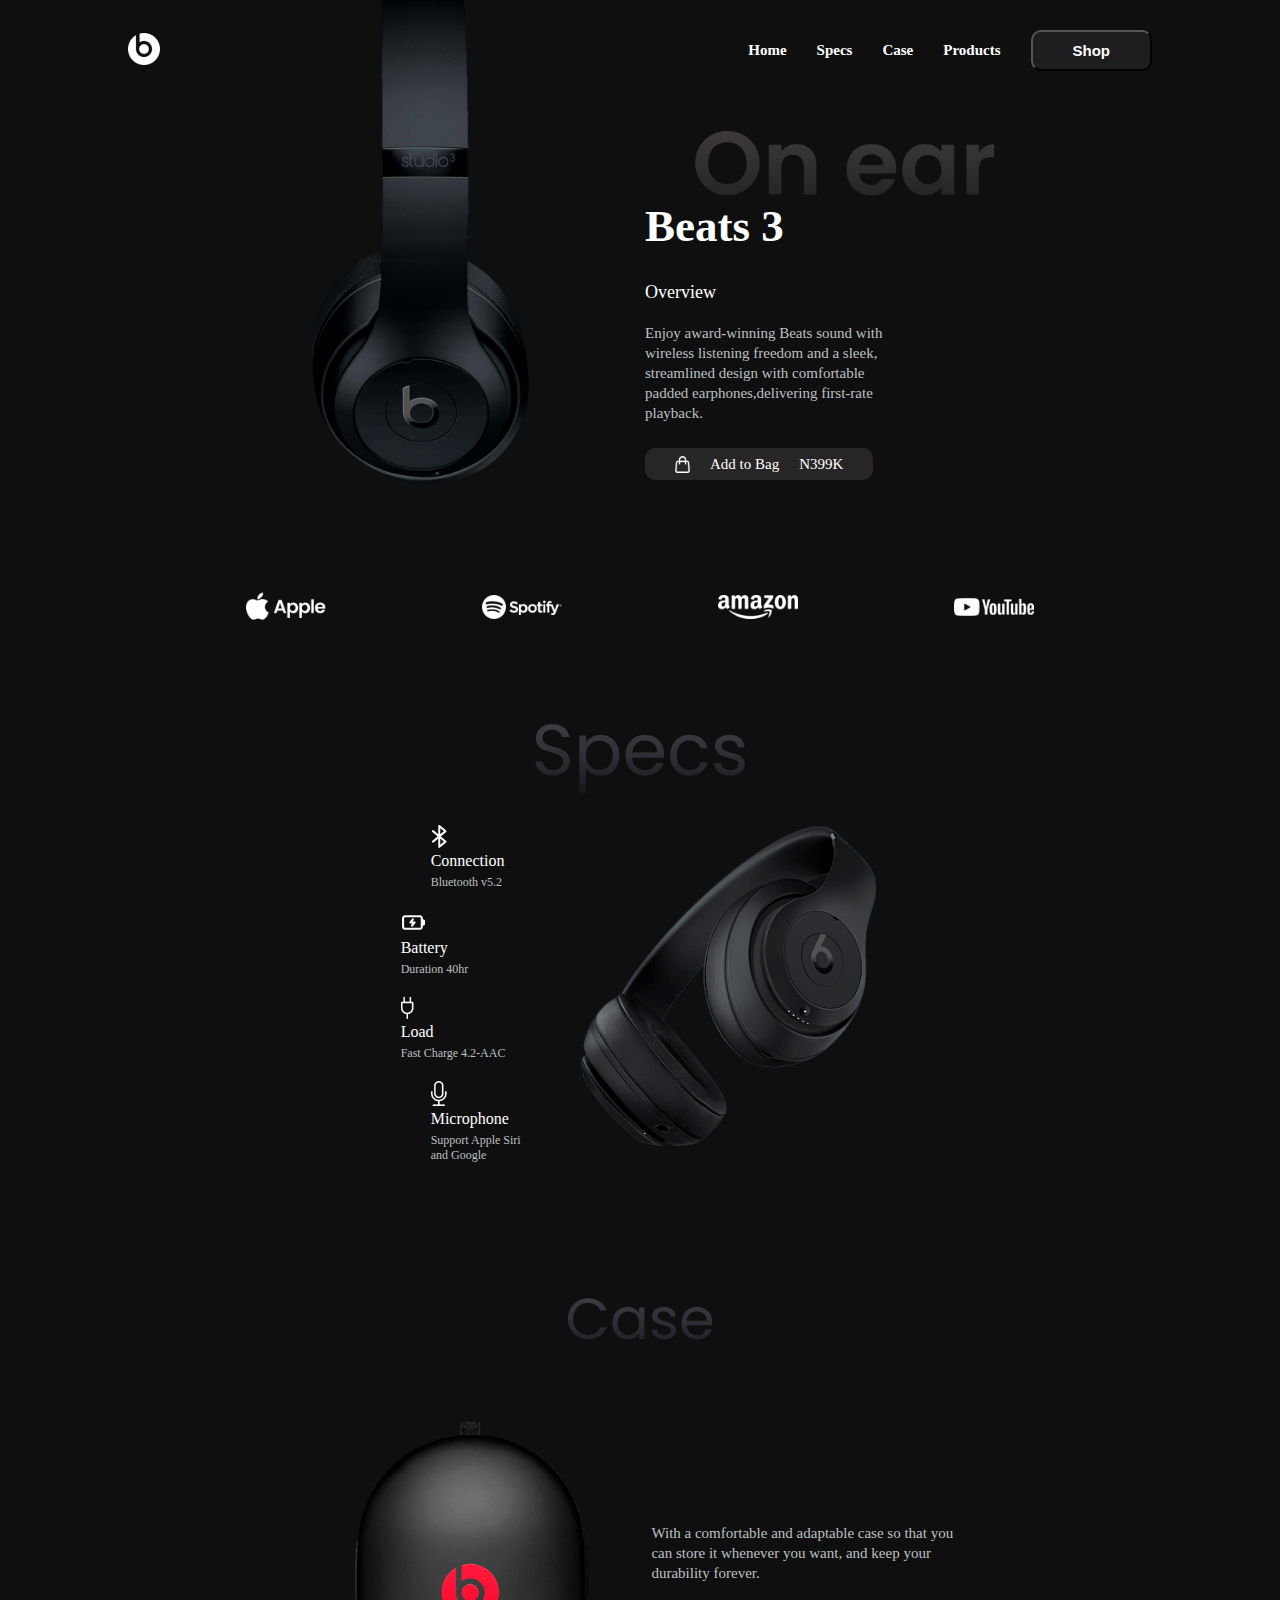
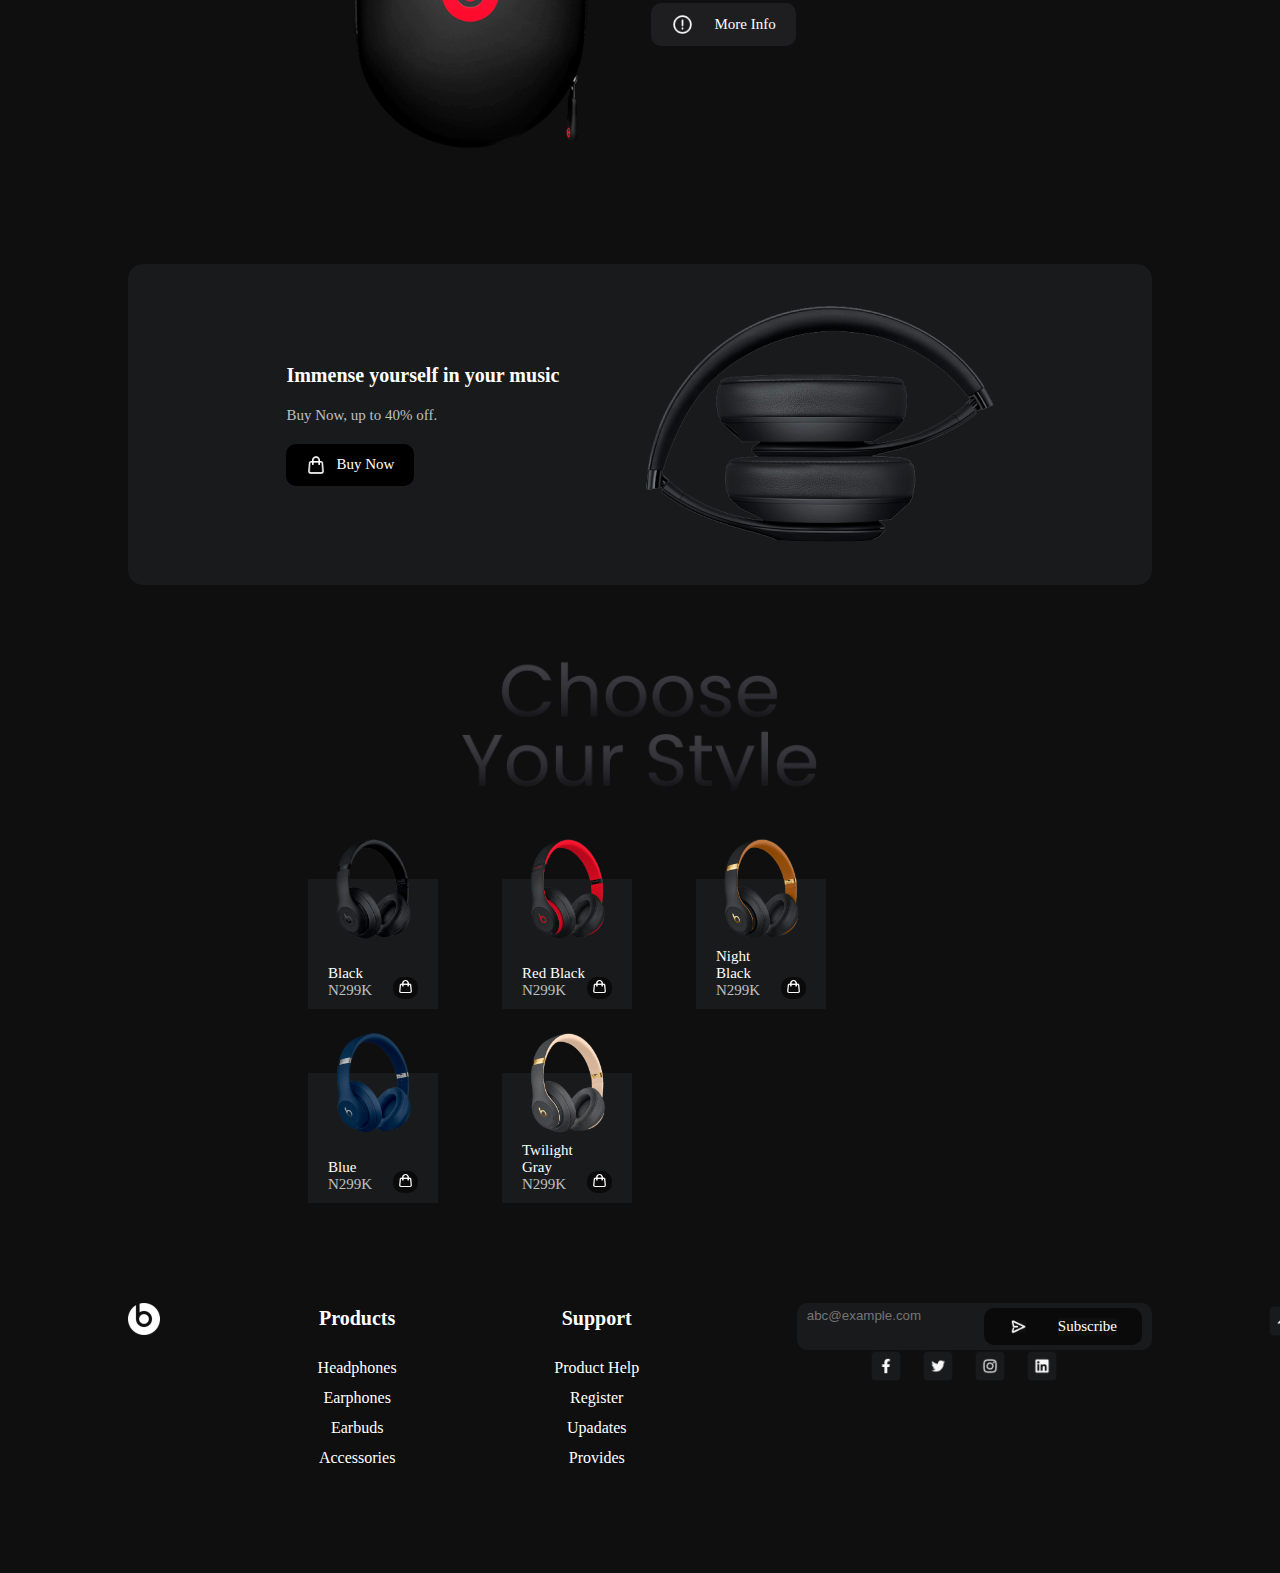
<file: 11 Feb Project/Project 6/index.html>
<!DOCTYPE html>
<html lang="en">
<head>
    <meta charset="UTF-8">
    <meta http-equiv="X-UA-Compatible" content="IE=edge">
    <meta name="viewport" content="width=device-width, initial-scale=1.0">
    <link rel="stylesheet" href="./Styles/style.css">
    <title>Beats - Project 6</title>
</head>
<body>
    <!-- Header -->
    <header>
        <nav class="navigation">
            <div class="logo"><img src="./Assests/Photos/beatsLogo.png" alt="logo"></div>
            <div class="right-nav">
                <ul>
                    <li><a href="#">Home</a></li>
                    <li><a href="#">Specs</a></li>
                    <li><a href="#">Case</a></li>
                    <li><a href="#">Products</a></li>
                </ul>
                <button>Shop</button>
            </div>
        </nav>
    </header>

    <!-- Main Landing Section -->

    <main>
        <div class="container">
            <section class="section-1">
                <img src="./Assests/Photos/mainImage.png" alt="mainImage">
                <div class="right-section-1">
                    <img src="./Assests/Photos/onEar.png" alt="onEar">
                    <h1>Beats 3</h1>
                    <h4>Overview</h4>
                    <p>Enjoy award-winning Beats sound with wireless listening freedom and a sleek, streamlined design with comfortable padded earphones,delivering first-rate playback.</p>
                
                <div class="add-shopping">
                    <img src="./Assests/icons/shoppingBag.png" alt="shoppingBag">
                    <p>Add to Bag</p>
                    <span>N399K</span>
                </div>
            </div>
            </section>

            <div class="social">
                <img src="./Assests/Photos/appleLogo.png" alt="social">
                <img src="./Assests/Photos/spotifyLogo.png" alt="social">
                <img src="./Assests/Photos/amazonLogo.png" alt="social">
                <img src="./Assests/Photos/youtubeLogo.png" alt="social">
            </div>

            <section class="section-2">
                <img src="./Assests/icons/specsLogo.png" alt="Specs">

                <div class="specs">
                    <div class="specs-list">

                        <div>
                            <img src="./Assests/icons/bluetooth.png" alt="bluetooth">
                            <p>Connection</p>
                            <p class="feature">Bluetooth v5.2</p>
                        </div>

                        <div>
                            <img src="./Assests/icons/battery.png" alt="battery">
                            <p>Battery</p>
                            <p class="feature">Duration 40hr</p>
                        </div>

                        <div>
                            <img src="./Assests/icons/charger.png" alt="charger">
                            <p>Load</p>
                            <p class="feature">Fast Charge 4.2-AAC</p>
                        </div>

                        <div>
                            <img src="./Assests/icons/mic.png" alt="mic">
                            <p>Microphone</p>
                            <p class="feature">Support Apple Siri and Google</p>
                        </div>
                    </div>

                    <!-- image -->
                    <div><img src="./Assests/Photos/specsImage.png" alt="specsImage"></div>
                </div>    
            </section>

            <section class="section-3">
                <img src="./Assests/icons/caseLogo.png" alt="Case">

                <div class="case">
                    <img src="./Assests/Photos/caseImage.png" alt="caseImage">

                    <div>
                        <p>With a comfortable and adaptable case so that you can store it whenever you want, and keep your durability forever.</p>
                        <p>
                            <img src="./Assests/icons/group.png" alt="group">
                            More Info
                        </p>
                    </div>
                </div>
            </section>

            <section class="section-4">
                <div>
                    <h3>Immense yourself in your music</h3>
                    <p>Buy Now, up to 40% off.</p>

                    <div>
                        <img src="./Assests/icons/shoppingBag.png" alt="shoppingBag">
                        <p>Buy Now</p>
                    </div>
                </div>

                <!-- Image -->
                <img src="./Assests/Photos/buyNowSectionImage.png" alt="buyNowSectionImage">
            </section>

            <section class="section-5">
                <img src="./Assests/icons/productLogo.png" alt="productLogo">

            <div class="product-items">

                <div class="products">
                    <img class="products-image" src="./Assests/Photos/black.png" alt="black">

                    <div class="info">
                        <p>Black
                        <span>N299K</span></p>
                    <div>
                        <img src="./Assests/icons/shoppingBag.png" alt="shoppingBag">
                    </div>
                    </div>
                </div>

                <div class="products">
                    <img class="products-image" src="./Assests/Photos/redBlack.png" alt="redBlack">

                    <div class="info">
                        <p>Red Black
                        <span>N299K</span></p>
                    <div>
                        <img src="./Assests/icons/shoppingBag.png" alt="shoppingBag">
                    </div>
                    </div>
                </div>

                <div class="products">
                    <img class="products-image" src="./Assests/Photos/nightBlack.png" alt="nightBlack">

                    <div class="info">
                        <p>Night Black
                        <span>N299K</span></p>
                    <div>
                        <img src="./Assests/icons/shoppingBag.png" alt="shoppingBag">
                    </div>
                    </div>
                </div>

                <div class="products">
                    <img class="products-image" src="./Assests/Photos/blue.png" alt="blue">

                    <div class="info">
                        <p>Blue
                        <span>N299K</span></p>
                    <div>
                        <img src="./Assests/icons/shoppingBag.png" alt="shoppingBag">
                    </div>
                    </div>
                </div>

                <div class="products">
                    <img class="products-image" src="./Assests/Photos/twilightGray.png" alt="twilightGray">

                    <div class="info">
                        <p>Twilight Gray
                        <span>N299K</span></p>
                    <div>
                        <img src="./Assests/icons/shoppingBag.png" alt="shoppingBag">
                    </div>
                    </div>  
                </div>
            </div>
            </section>

        </div>
    </main>

    <!-- Footer -->

    <footer>
        <div class="footer">
            <img src="./Assests/Photos/beatsLogo.png" alt="logo">

            <ul>
                <li><a href="#">Products</a></li>
                <li><a href="#">Headphones</a></li>
                <li><a href="#">Earphones</a></li>
                <li><a href="#">Earbuds</a></li>
                <li><a href="#">Accessories</a></li>
            </ul>

            <ul>
                <li><a href="#">Support</a></li>
                <li><a href="#">Product Help</a></li>
                <li><a href="#">Register</a></li>
                <li><a href="#">Upadates</a></li>
                <li><a href="#">Provides</a></li>
            </ul>

            <div class="footer-detail">
                <div>
                    <input type="email" placeholder="abc@example.com">
                    <div class="subscribe">
                        <img src="./Assests/icons/rightArrow.png" alt="rightArrow">
                        <p>Subscribe</p>
                    </div>
                </div>
            

                <div>
                    <img src="./Assests/icons/facebook.png" alt="facebook">
                    <img src="./Assests/icons/twitter.png" alt="twitter">
                    <img src="./Assests/icons/instagram.png" alt="instagram">
                    <img src="./Assests/icons/linkedin (1).png" alt="linkedin">
                </div>
            </div>

            <img src="./Assests/icons/upArrow.png" alt="upArrow">
        </div>
    </footer>
</body>
</html>
</file>
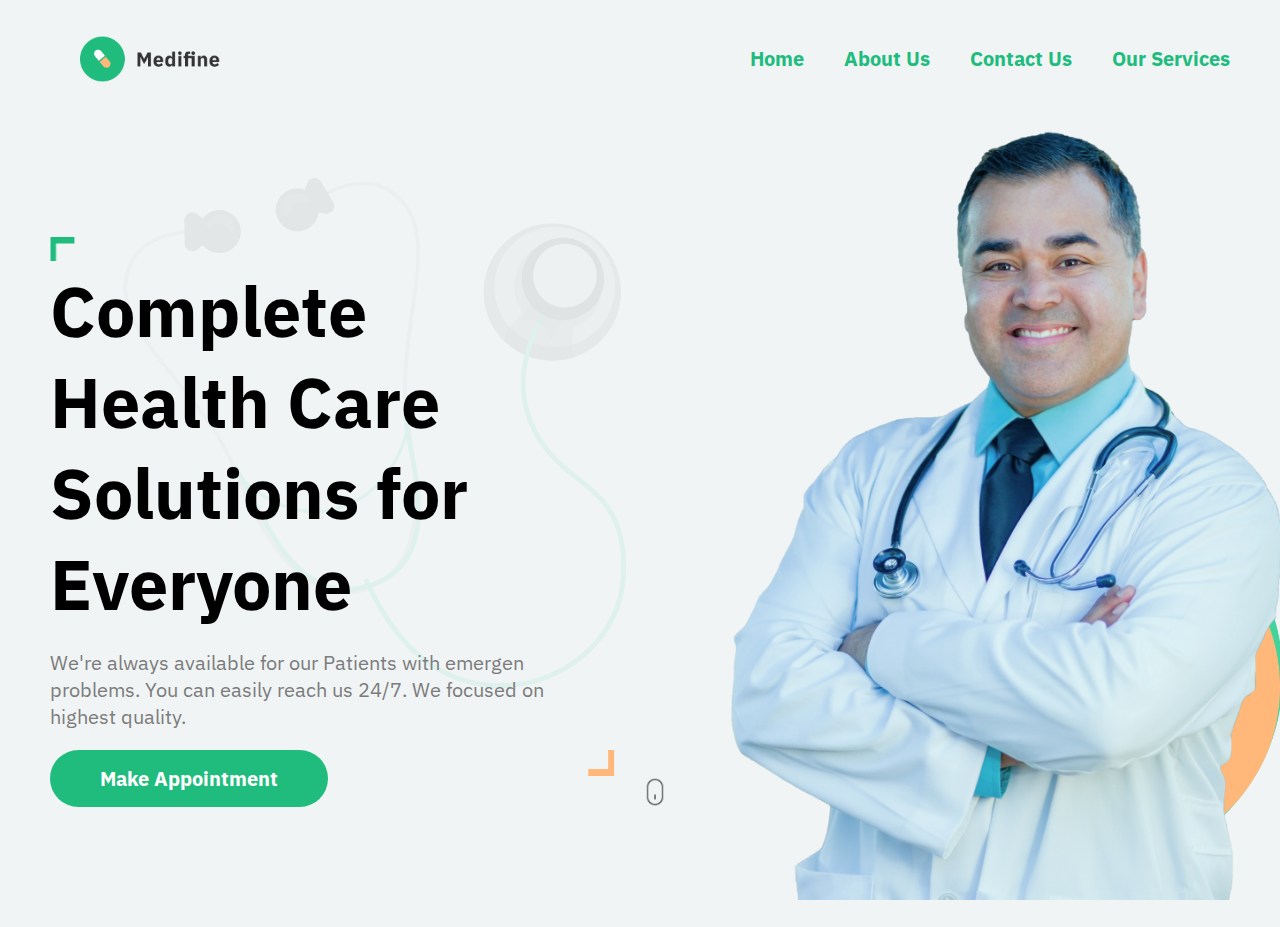
<file: 11 Feb Project/Project 7/index.html>
<!DOCTYPE html>
<html lang="en">
<head>
    <meta charset="UTF-8">
    <meta http-equiv="X-UA-Compatible" content="IE=edge">
    <meta name="viewport" content="width=device-width, initial-scale=1.0">
    <link rel="stylesheet" href="./Style/style.css">
    <link rel="stylesheet" href="./Style/mediaQuries.css">
    <title>Medifine Project 7</title>
</head>
<body>
    <!-- Header -->
    <header>
        <div class="heading">
            <img src="./Assests/logo (1).png" alt="logo">

            <ul>
                <li><a href="index.html">Home</a></li>
                <li><a href="./About/about.html">About Us</a></li>
                <li><a href="./Contact/contact.html">Contact Us</a></li>
                <li><a href="./Services/services.html">Our Services</a></li>
            </ul>
        </div>
    </header>

    <!-- Main Landing Page -->
    <main>
        <section class="main-section">
            <div class="left-section">
                <img src="./Assests/topAngle.png" alt="topAngle">
                <h1>Complete Health Care Solutions for Everyone</h1>
                <p>We're always available for our Patients with emergen problems. You can easily reach us 24/7. We focused on highest quality.</p>
                <button>Make Appointment</button>
                <img src="./Assests/bottomAngle.png" alt="bottomAngle">
                <img src="./Assests/mouse.png" alt="mouse">
                <img src="./Assests/stethoscope.png" alt="stethoscope">
            </div>

            <div class="right-section">
                    <img class="green" src="./Assests/greenBox.png" alt="greenBox">
                    <img class="yellow" src="./Assests/yellowBox.png" alt="yellowBox">
                    <img class="doctor" src="./Assests/doctor.png" alt="doctor">
            </div>
        </section>
    </main>
</body>
</html>
</file>
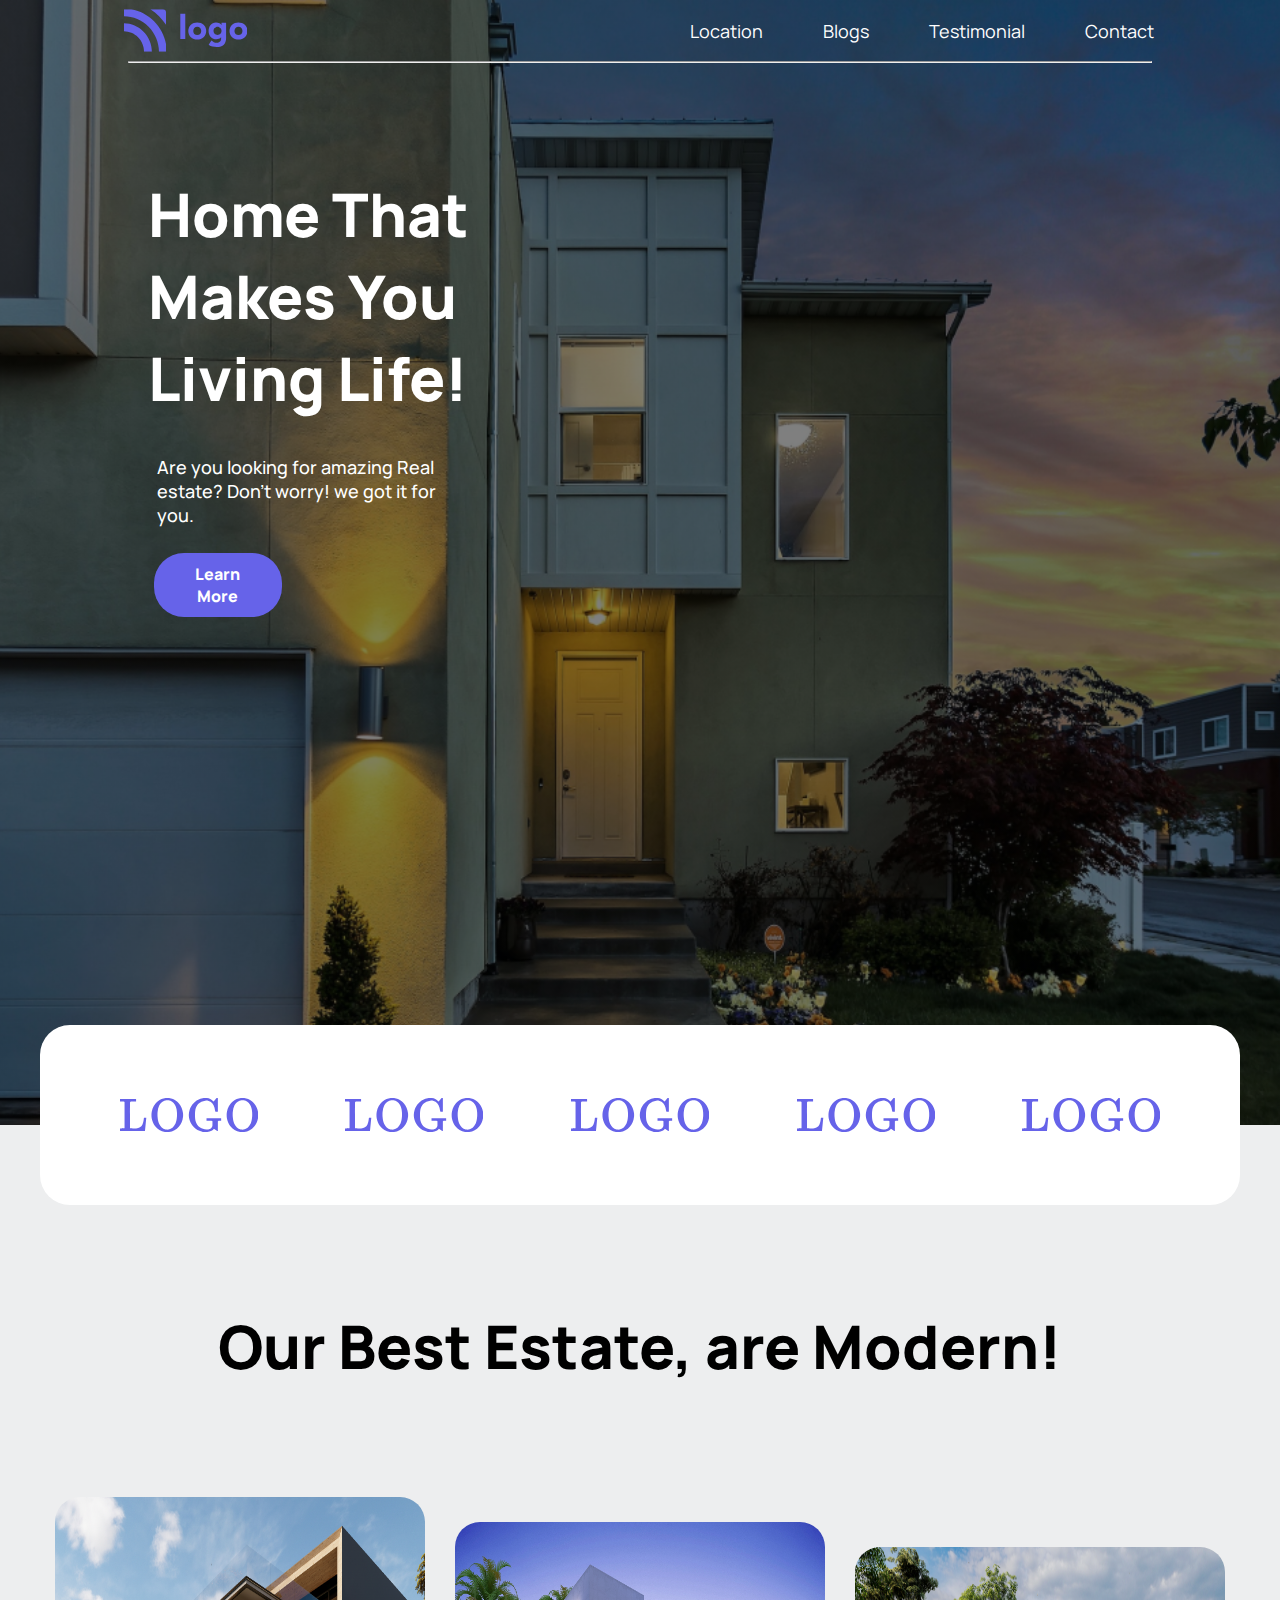
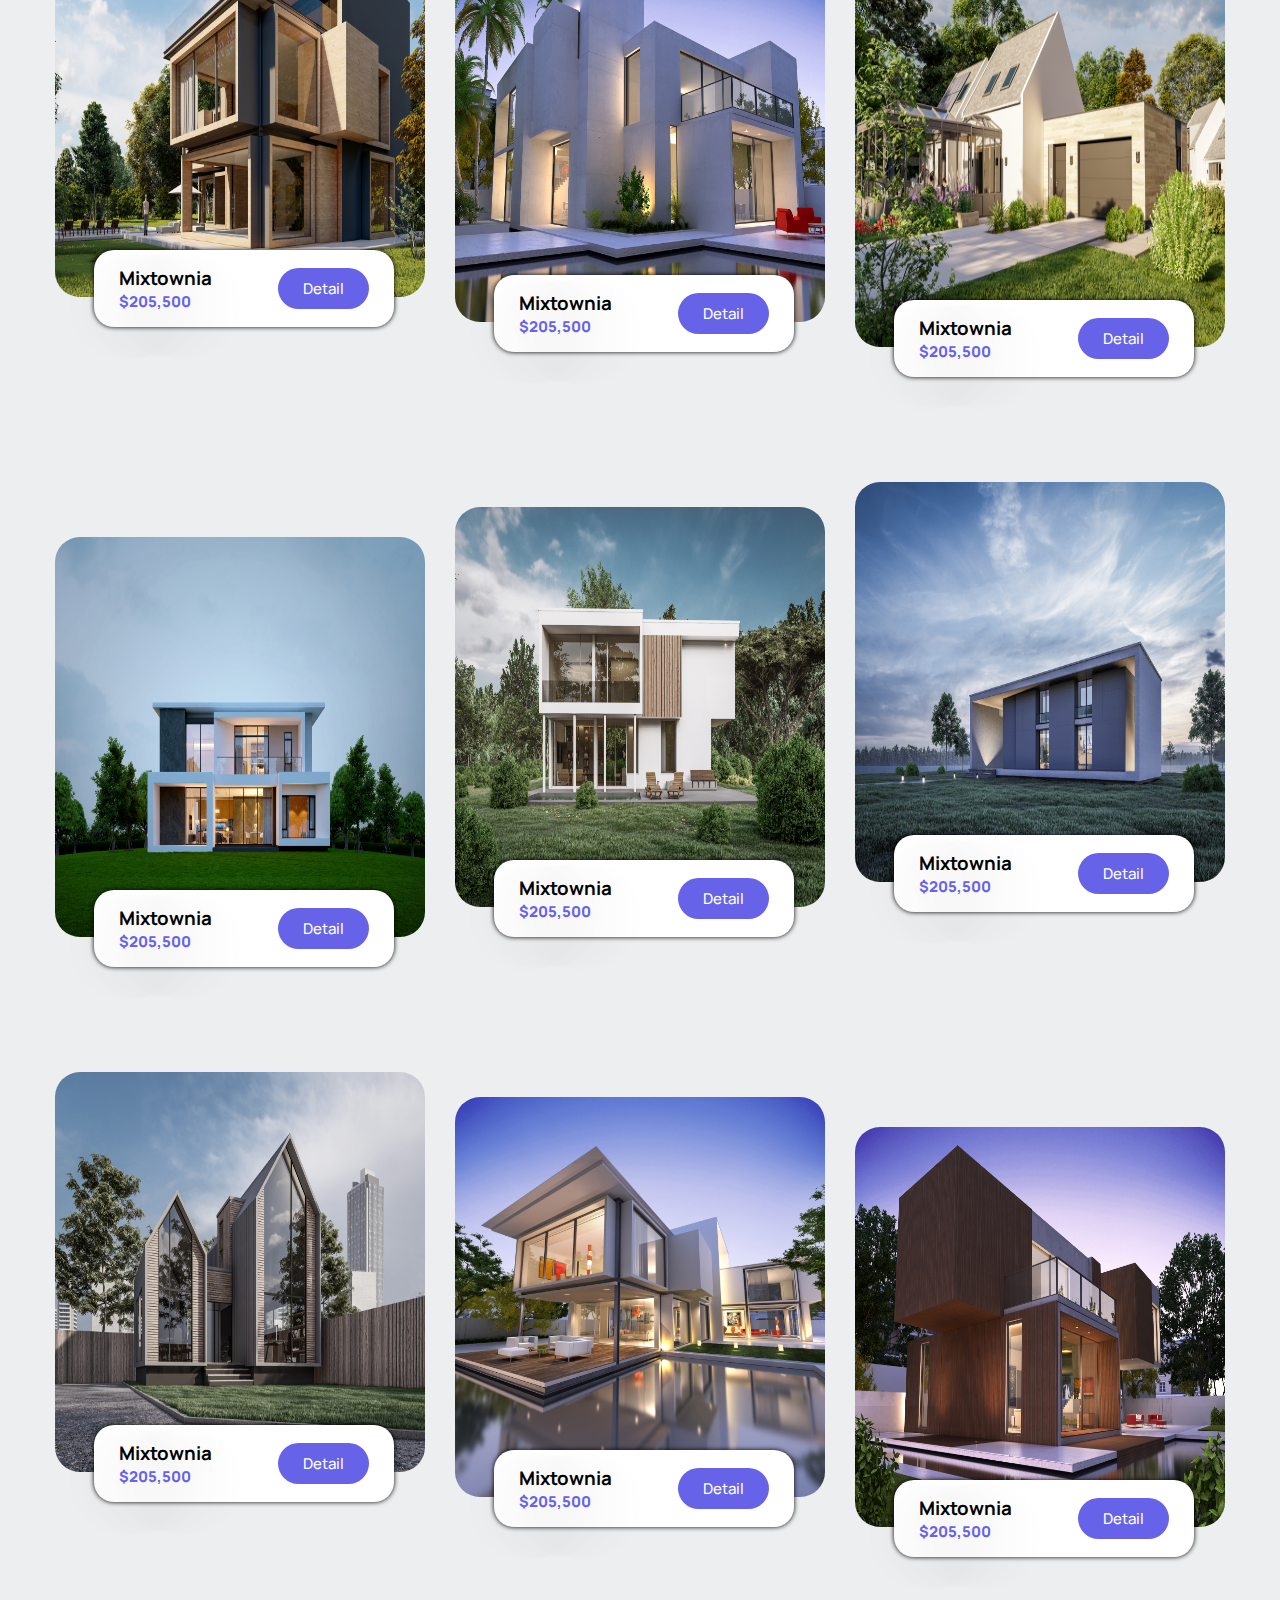
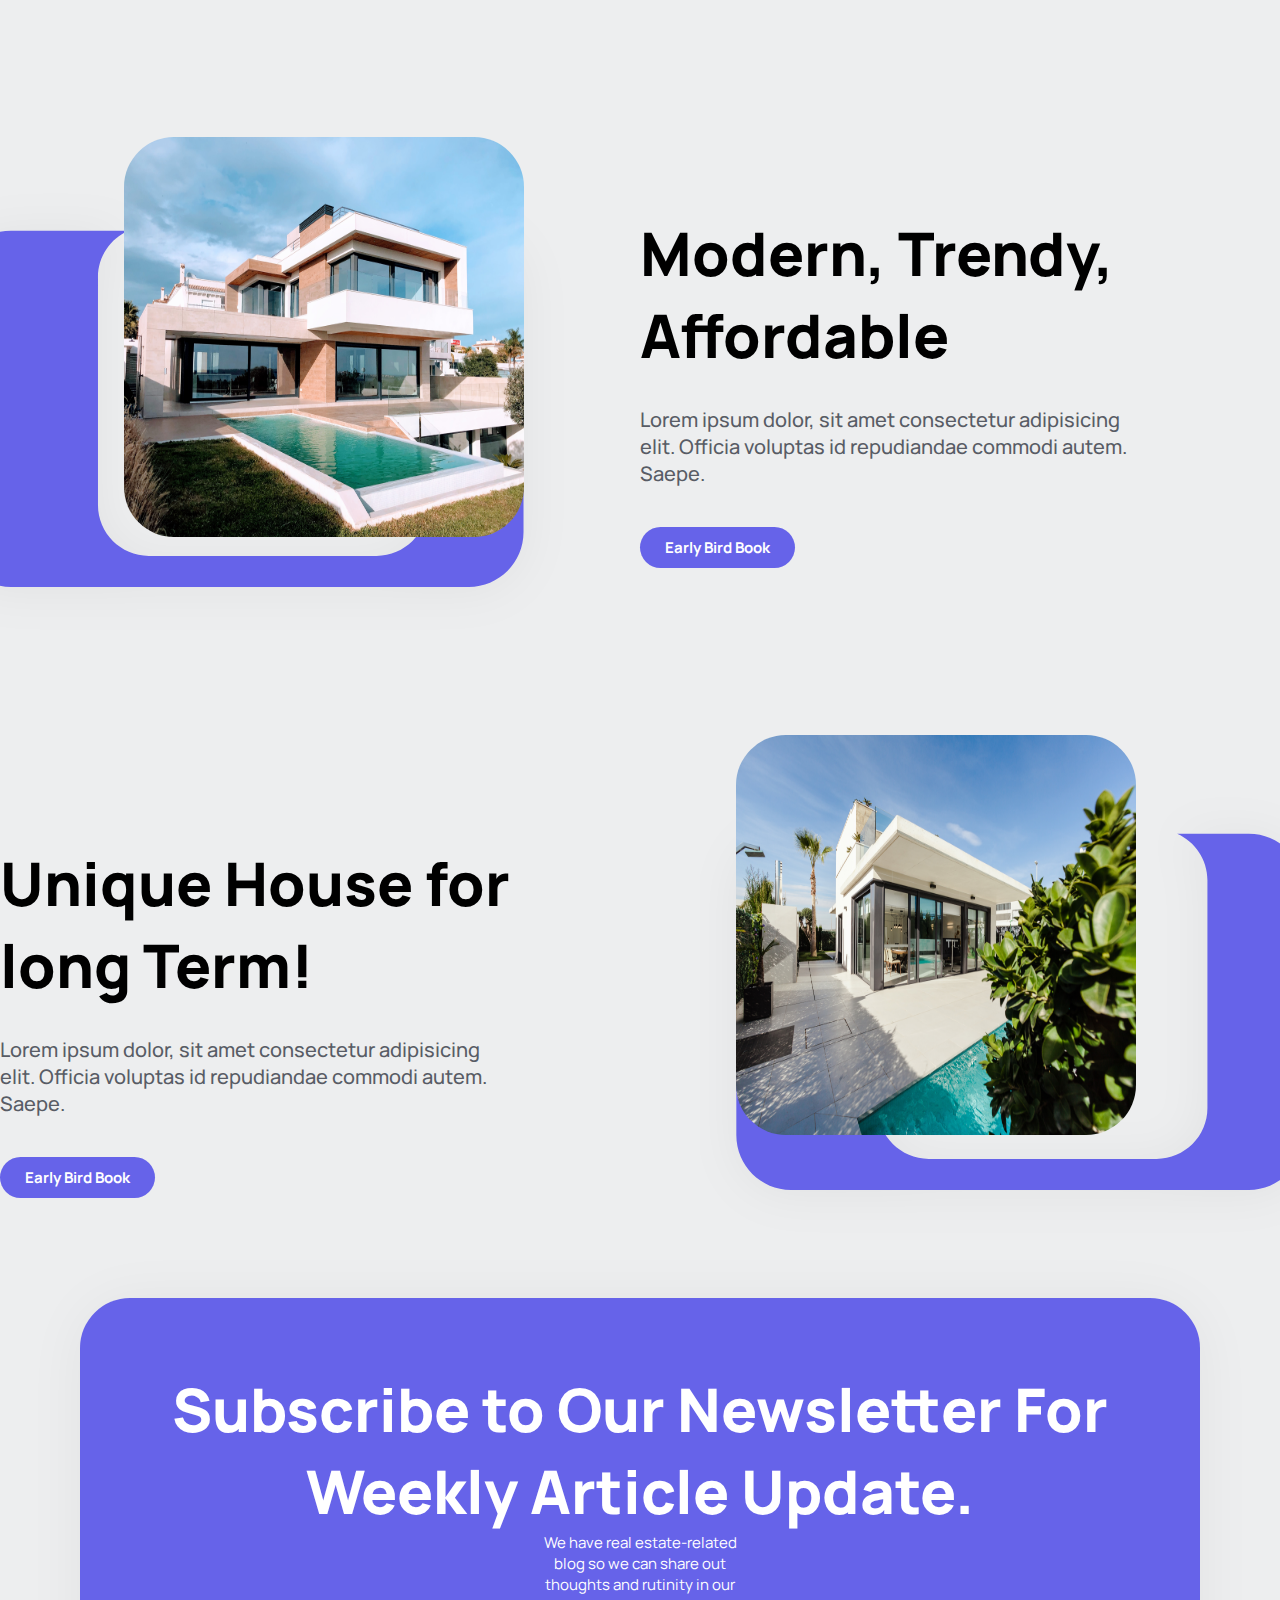
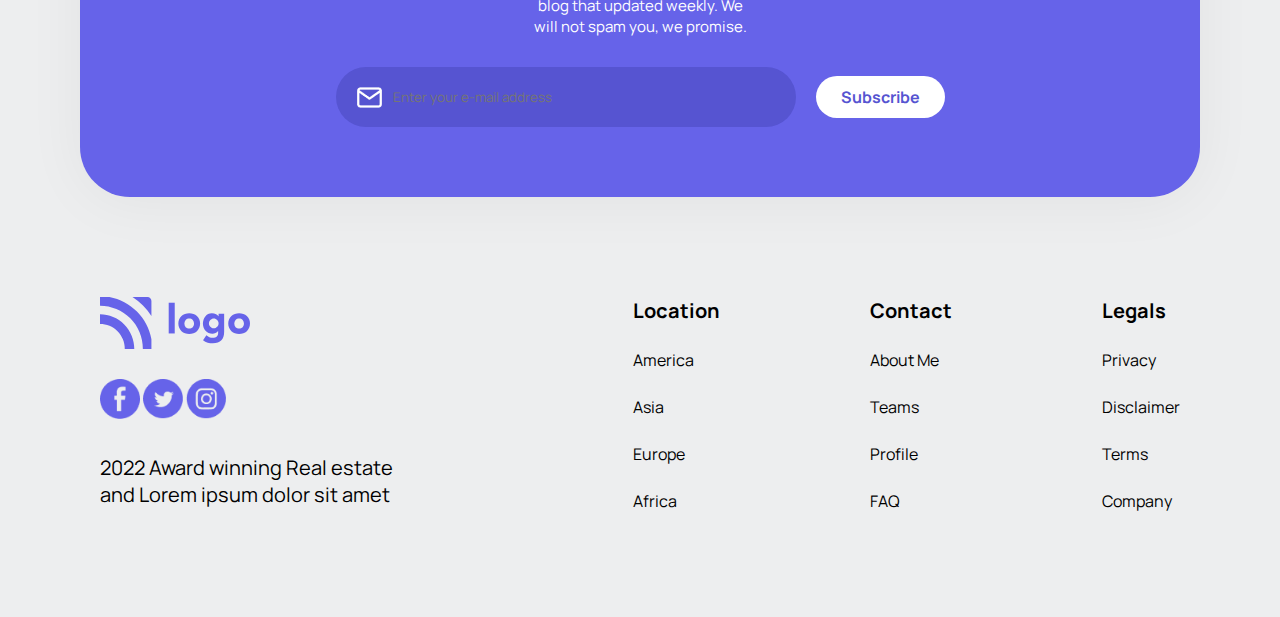
<file: 11 Feb Project/Project 8/index.html>
<!DOCTYPE html>
<html lang="en">
<head>
    <meta charset="UTF-8">
    <meta http-equiv="X-UA-Compatible" content="IE=edge">
    <meta name="viewport" content="width=device-width, initial-scale=1.0">
    <link rel="stylesheet" href="./Styles/style.css">
    <link rel="stylesheet" href="./Styles/mediaQuries.css">
    <title>Real State Project 8</title>
</head>
<body>
    <!-- Header -->
    <header>
        
        <nav class="navigation">
            <img src="./Assests/Icons/Logo.svg" alt="logo">
            <div class="hambrger"><a href="#"><img src="./Assests/Icons/hambrger.png" alt="hambrger"></a></div>
            <ul>
                <li><a href="#">Location</a></li>
                <li><a href="#">Blogs</a></li>
                <li><a href="#">Testimonial</a></li>
                <li><a href="#">Contact</a></li>
            </ul>
        </nav>
        <hr/>
    <!-- main section -->
        <section class="section_1">
            <h1>Home That Makes You Living Life!</h1>
            <p>Are you looking for amazing Real estate? Don't worry! we got it for you.</p>
            <button>Learn More</button>
        </section>
    </header>    

    <div class="logos">
        <img src="./Assests/Icons/logoName.svg" alt="">
        <img src="./Assests/Icons/logoName.svg" alt="">
        <img src="./Assests/Icons/logoName.svg" alt="">
        <img src="./Assests/Icons/logoName.svg" alt="">
        <img src="./Assests/Icons/logoName.svg" alt="">
    </div>

    <section class="estate-list">
        <h1>
            Our Best Estate, are Modern!
        </h1>
        <div class="estate">
            <div class="cards">
                <img src="./Assests/Photos/cardImage1.png" alt="cardImage1">
                <div class="card-box">
                    <div>
                        <h3>Mixtownia</h3>
                        <p>$205,500</p>
                    </div>
                    <button>Detail</button>
                </div>
            </div>
            <div class="cards">
                <img src="./Assests/Photos/cardImage2.png" alt="cardImage2">
                <div class="card-box">
                    <div>
                        <h3>Mixtownia</h3>
                        <p>$205,500</p>
                    </div>
                    <button>Detail</button>
                </div>
            </div>
            <div class="cards">
                <img src="./Assests/Photos/cardImage3.png" alt="cardImage3">
                <div class="card-box">
                    <div>
                        <h3>Mixtownia</h3>
                        <p>$205,500</p>
                    </div>
                    <button>Detail</button>
                </div>
            </div>
            <div class="cards">
                <img src="./Assests/Photos/cardImage4.png" alt="cardImage4">
                <div class="card-box">
                    <div>
                        <h3>Mixtownia</h3>
                        <p>$205,500</p>
                    </div>
                    <button>Detail</button>
                </div>
            </div>
            <div class="cards">
                <img src="./Assests/Photos/cardImage5.png" alt="cardImage5">
                <div class="card-box">
                    <div>
                        <h3>Mixtownia</h3>
                        <p>$205,500</p>
                    </div>
                    <button>Detail</button>
                </div>
            </div>
            <div class="cards">
                <img src="./Assests/Photos/cardImage6.png" alt="cardImage6">
                <div class="card-box">
                    <div>
                        <h3>Mixtownia</h3>
                        <p>$205,500</p>
                    </div>
                    <button>Detail</button>
                </div>
            </div>
            <div class="cards">
                <img src="./Assests/Photos/cardImage7.png" alt="cardImage7">
                <div class="card-box">
                    <div>
                        <h3>Mixtownia</h3>
                        <p>$205,500</p>
                    </div>
                    <button>Detail</button>
                </div>
            </div>
            <div class="cards">
                <img src="./Assests/Photos/cardImage8.png" alt="cardImage8">
                <div class="card-box">
                    <div>
                        <h3>Mixtownia</h3>
                        <p>$205,500</p>
                    </div>
                    <button>Detail</button>
                </div>
            </div>
            <div class="cards">
                <img src="./Assests/Photos/cardImage9.png" alt="cardImage9">
                <div class="card-box">
                    <div>
                        <h3>Mixtownia</h3>
                        <p>$205,500</p>
                    </div>
                    <button>Detail</button>
                </div>
            </div>
        </div>
    </section>

    <section class="description feature-section1">
        <div class="featureimg1">
            <img src="./Assests/Icons/featureImageBg1.svg" alt="featureImageBg1">
            <img src="./Assests/Photos/featuresImage1.png" alt="featuresImage1">
        </div>
        <div class="detail">
            <h1>Modern, Trendy, Affordable</h1>
            <p>Lorem ipsum dolor, sit amet consectetur adipisicing elit. Officia voluptas id repudiandae commodi autem. Saepe.</p>
            <button>Early Bird Book</button>
        </div>
    </section>

    <section class="description feature-section2">
        <div class="detai2">
            <h1>Unique House for long Term!</h1>
            <p>Lorem ipsum dolor, sit amet consectetur adipisicing elit. Officia voluptas id repudiandae commodi autem. Saepe.</p>
            <button>Early Bird Book</button>
        </div>
        <div class="featureimg2">
            <img src="./Assests/Icons/featureImageBg1.svg" alt="featureImageBg1">
            <img src="./Assests/Photos/featuresImage2.png" alt="featuresImage2">
        </div>
    </section>

    <section class="newslater">
        <div class="about">
            <h1>Subscribe to Our Newsletter For Weekly Article Update.</h1>
            <p>
                We have real estate-related blog so we can share out thoughts and rutinity in our blog that updated weekly. We will not spam you, we promise.
            </p>
        </div>
        <div class="email">
            <div>
                <img src="./Assests/Icons/mail.png" alt="mail">
                <input type="email" placeholder="Enter your e-mail address"/>
            </div>
            <button>Subscribe</button>
        </div>
    </section>

    <footer>
        <div>
            <img src="./Assests/Icons/Logo.svg" alt="logo">
            <div>
                <img src="./Assests/Icons/facebook.png" alt="facebook">
                <img src="./Assests/Icons/twitter.png" alt="twitter">
                <img src="./Assests/Icons/instagram.png" alt="instagram">
            </div>
            <p>2022 Award winning Real estate and Lorem ipsum dolor sit amet</p>
        </div>

        <div class="links">
        <div class="footer-links">
            <ul>
                <li><a href="#">Location</a></li>
                <li><a href="#">America</a></li>
                <li><a href="#">Asia</a></li>
                <li><a href="#">Europe</a></li>
                <li><a href="#">Africa</a></li>
            </ul>
        </div>

        <div class="footer-links">
            <ul>
                <li><a href="#">Contact</a></li>
                <li><a href="#">About Me</a></li>
                <li><a href="#">Teams</a></li>
                <li><a href="#">Profile</a></li>
                <li><a href="#">FAQ</a></li>
            </ul>
        </div>

        <div class="footer-links">
            <ul>
                <li><a href="#">Legals</a></li>
                <li><a href="#">Privacy</a></li>
                <li><a href="#">Disclaimer</a></li>
                <li><a href="#">Terms</a></li>
                <li><a href="#">Company</a></li>
            </ul>
        </div>
        </div>
    </footer>
</body>
</html>
</file>
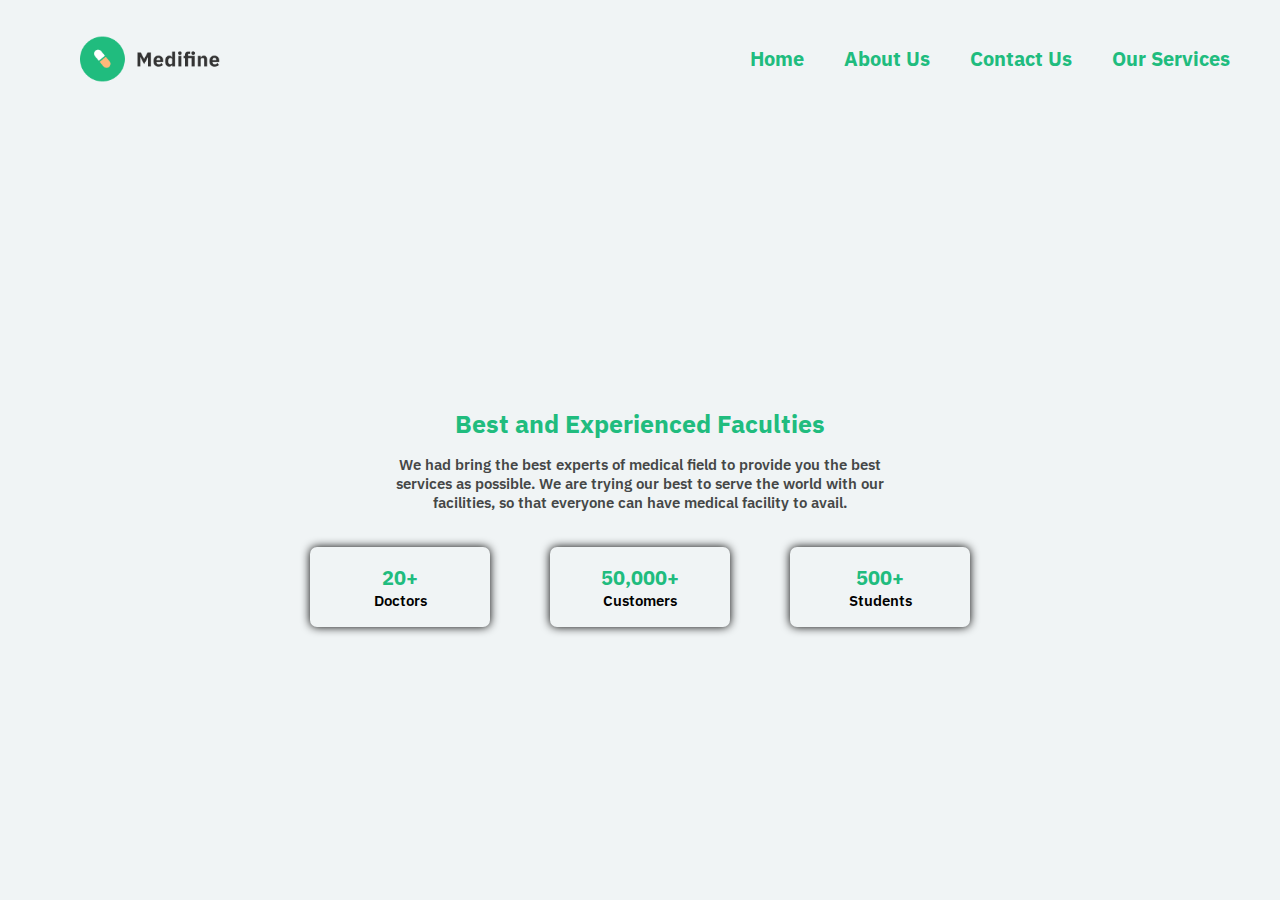
<file: 11 Feb Project/Project 7/About/about.html>
<!DOCTYPE html>
<html lang="en">
<head>
    <meta charset="UTF-8">
    <meta http-equiv="X-UA-Compatible" content="IE=edge">
    <meta name="viewport" content="width=device-width, initial-scale=1.0">
    <link rel="stylesheet" href="about.css">
    <title>About Us</title>
</head>
<body>
    <!-- Header -->
    <header>
        <div class="heading">
            <img src="logo (1).png" alt="logo">

            <ul>
                <li><a href="../index.html">Home</a></li>
                <li><a href="../About/about.html">About Us</a></li>
                <li><a href="../Contact/contact.html">Contact Us</a></li>
                <li><a href="../Services/services.html">Our Services</a></li>
            </ul>
        </div>
    </header>

    <!-- About Section -->
    <main>
        <section class="about">
            <h2>Best and Experienced Faculties</h2>
            <p>We had bring the best experts of medical field to provide you the best services as possible. We are trying our best to serve the world with our facilities, so that everyone can have medical facility to avail.</p>
        </section>    
         <div class="data">
            <div class="dataCard">
                <h3>20+</h3>
                <h4>Doctors</h4>
            </div>

            <div class="dataCard">
                <h3>50,000+</h3>
                <h4>Customers</h4>
            </div>

            <div class="dataCard">
                <h3>500+</h3>
                <h4>Students</h4>
            </div>
        </div>
    </main>
</body>
</html>
</file>
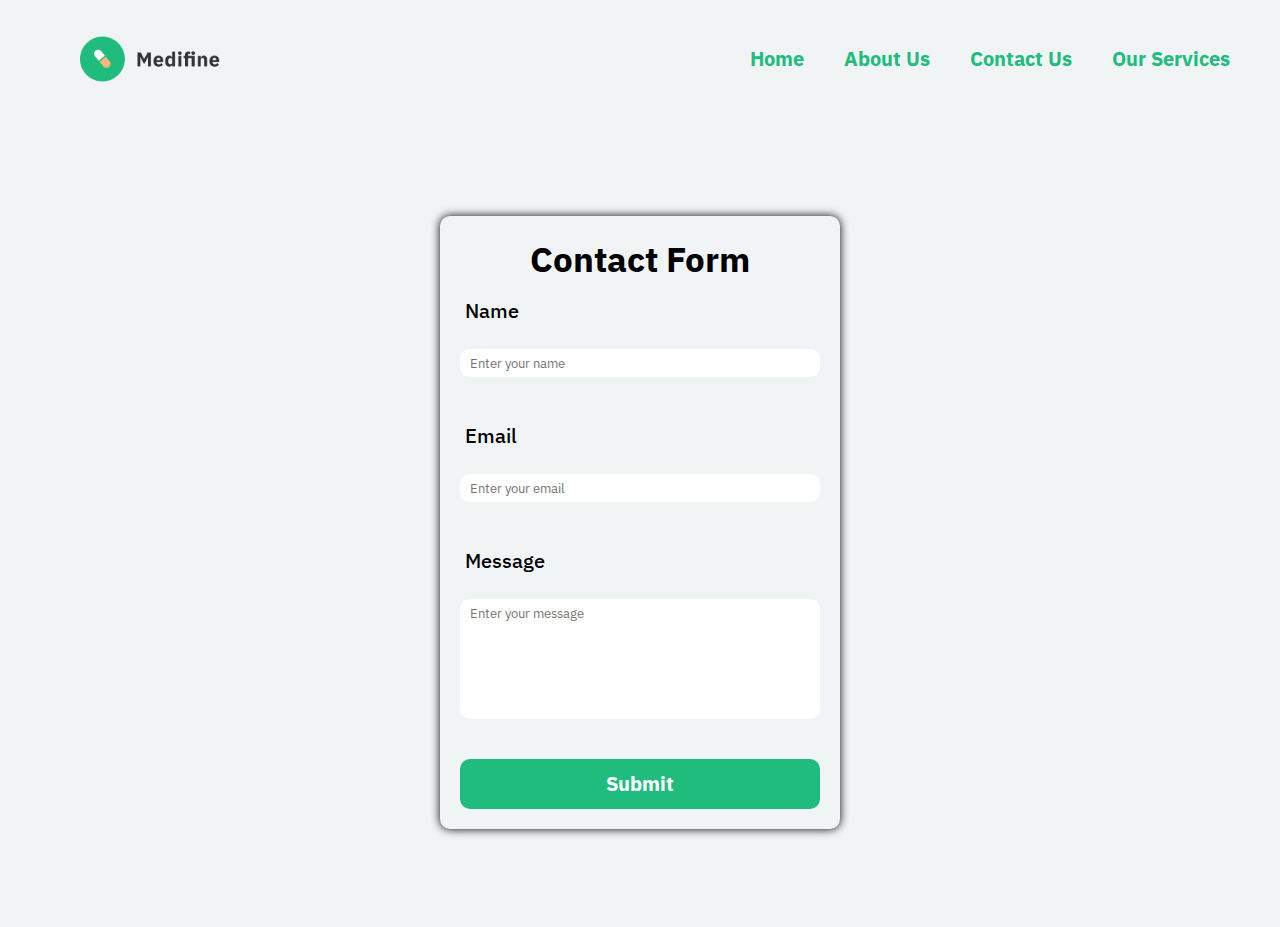
<file: 11 Feb Project/Project 7/Contact/contact.html>
<!DOCTYPE html>
<html lang="en">
<head>
    <meta charset="UTF-8">
    <meta http-equiv="X-UA-Compatible" content="IE=edge">
    <meta name="viewport" content="width=device-width, initial-scale=1.0">
    <link rel="stylesheet" href="./contact.css">
    <title>Contact Us</title>
</head>
<body>
    <!-- Header -->
    <header>
        <div class="heading">
            <img src="logo (1).png" alt="logo">

            <ul>
                <li><a href="../index.html">Home</a></li>
                <li><a href="../About/about.html">About Us</a></li>
                <li><a href="../Contact/contact.html">Contact Us</a></li>
                <li><a href="../Services/services.html">Our Services</a></li>
            </ul>
        </div>
    </header>

    <!-- Contact Form -->
    <main>
        <form method="get" action="">
            <h1>Contact Form</h1>

            <div>
                <label for="name">Name</label> <br>
                <input type="text" name="name" placeholder="Enter your name" id="name">
            </div>
            <br>

            <div>
                <label for="email">Email</label> <br>
                <input type="email" name="email" placeholder="Enter your email" id="email">
            </div>
            <br>

            <div>
                <label for="message">Message</label> <br>
                <textarea name="message" placeholder="Enter your message" id="message" cols="15" rows="5"></textarea>
            </div>
            <br>

            <button>Submit</button>
        </form>
    </main>
</body>
</html>
</file>
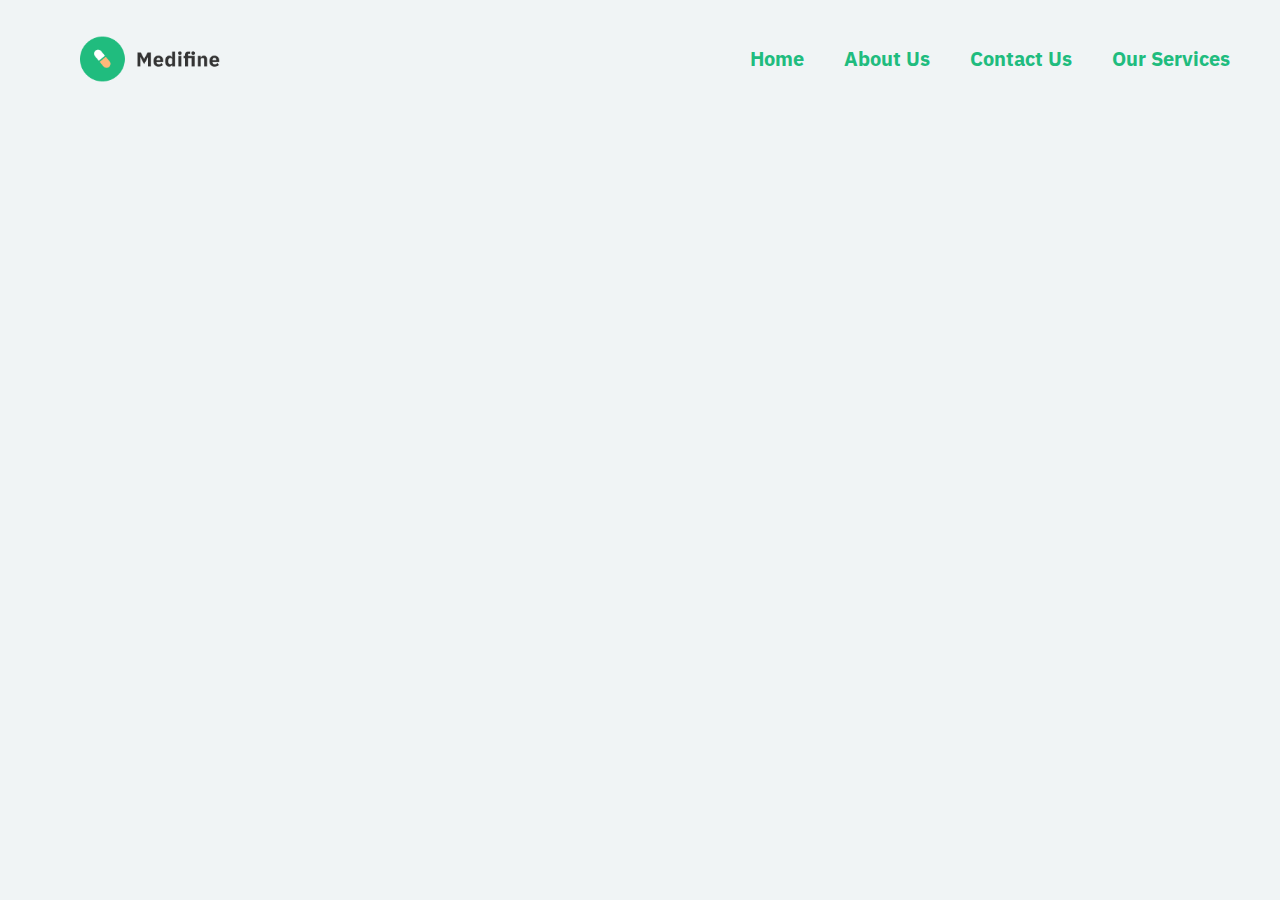
<file: 11 Feb Project/Project 7/Services/services.html>
<!DOCTYPE html>
<html lang="en">
<head>
    <meta charset="UTF-8">
    <meta http-equiv="X-UA-Compatible" content="IE=edge">
    <meta name="viewport" content="width=device-width, initial-scale=1.0">
    <link rel="stylesheet" href="./services.css">
    <title>Our Services</title>
</head>
<body>
    <!-- Header -->
    <header>
        <div class="heading">
            <img src="logo (1).png" alt="logo">

            <ul>
                <li><a href="../index.html">Home</a></li>
                <li><a href="../About/about.html">About Us</a></li>
                <li><a href="../Contact/contact.html">Contact Us</a></li>
                <li><a href="../Services/services.html">Our Services</a></li>
            </ul>
        </div>
    </header>
</body>
</html>
</file>
<file: 11 Feb Project/Project 6/Styles/style.css>
* {
    margin: 0;
    padding: 0;
    box-sizing: border-box;
    color: #ffffff;
    background-color: #0f0f10;
}

li {
    list-style: none;
    cursor: pointer;
}

a {
    text-decoration: none;
}

body {
    margin: 0 10vw;
}

.navigation {
    display: flex;
    align-items: center;
    justify-content: space-between;
    padding: 30px 0;
}

.right-nav {
    display: flex;
    align-items: center;
    justify-content: center;
    gap: 30px;
}

.right-nav ul li {
    font-size: 15px;
    font-weight: 700;
}

.right-nav ul {
    display: flex;
    align-items: center;
    justify-content: center;
    gap: 30px;
}

.right-nav ul a:hover {
    background-color: #fff;
    color: #000;
    font-size: 17px;
    border: none;
    border-radius: 5px;
    width: fit-content;
}

.right-nav button {
    background: #1e1e21;
    border-radius: 10px;
    padding: 10px 40px;
    font-size: 15px;
    font-weight: 700;
    cursor: pointer;
}

.right-nav button:hover {
    background: #4d4c4c;
    color: #bdbd97;
    font-size: 17px;
}

.section-1 {
    display: flex;
    align-items: flex-start;
    justify-content: center;
    margin-top: 30px;
    position: relative;
}

img[alt="mainImage"] {
    width: 230px;
    position: relative;
    top: -180px;
    left: 70px;
}

.right-section-1 {
    margin-left: 180px;
}

img[alt="onEar"] {
    width: 300px;
    margin: 0 50px;
}

.right-section-1 h1 {
    font-size: 45px;
    font-weight: 600;
    margin-bottom: 30px;
}

.right-section-1 h4 {
    font-size: 18px;
    font-weight: 500;
    margin-bottom: 20px;
}

.right-section-1 p {
    max-width: 250px;
    /* margin-bottom: 25px; */
    font-size: 15px;
    font-weight: 400;
    line-height: 20px;
    color: #bdc0c2;
}

.add-shopping {
    display: flex;
    align-items: center;
    border-radius: 10px;
    gap: 20px;
    background: #272525;
    width: fit-content;
    padding: 6px 30px;
    margin-top: 25px;
}

.add-shopping img {
    width: 15px;
    background-color: transparent;
}

.add-shopping p{
    font-size: 15px;
    color: white;
    background-color: transparent;
}

.add-shopping span {
    font-size: 15px;
    background-color: transparent;
}

.social {
    display: flex;
    align-items: center;
    justify-content: space-around;
    position: relative;
    top: -80px;
    margin-bottom: 20px;
    padding: 0 40px;
    
}

.social img {
    scale: 0.8;
}

.section-2 {
    display: flex;
    flex-direction: column;
    align-items: center;

}


img[alt="Specs"] {
    /* scale: 0.8; */
    margin-bottom: 30px;
}

.specs {
    display: flex;
}

.specs-list div {
    margin-bottom: 20px;
}

.specs-list div:first-child,
.specs-list div:last-child {
    margin-left: 30px;
}

.feature {
    font-size: 12px;
    margin-top: 5px;
    width: 70%;
    color: #bdc0c2;
}

img[alt="Case"] {
    margin: 30px;
    scale: 0.8;
}

.section-3 {
    margin-top: 80px;
    display: flex;
    flex-direction: column;
    align-items: center;
}

.case {
    display: flex;
    align-items: center;
    justify-content: center;
    gap: 30px;
}

.case img {
    scale: 0.8;
}

.case div {
    width: 30%;
    /* margin-left: 80px; */
}

.case div p:first-child {
    color: #bdc0c2;
    font-size: 15px;
    font-weight: 400;
    line-height: 20px;
    margin-bottom: 20px;
    
}

img[alt="group"] {
    scale: 0.8;
    background-color: transparent;
}

.case div p:last-child {
    width: fit-content;
    background: #1e1e21;
    padding: 10px 20px;
    display: flex;
    align-items: center;
    border-radius: 10px;
    gap: 20px;
    font-size: 15px;
}

.section-4 {
    display: flex;
    align-items: center;
    justify-content: center;
    background: #181a1b;
    border-radius: 15px;
    margin-top: 70px;
    gap: 50px;
    padding: 40px 0;
}

.section-4 div,
.section-4 h3,
.section-4 p,
.section-4 img {
    background: transparent;
}

.section-4 div {
    width: 30%;
}

.section-4 div h3 {
    font-weight: 600;
    font-size: 20px;
    margin-bottom: 20px;
}

.section-4 div p {
    color: #bdc0c2;
    font-size: 15px;
    margin-bottom: 20px;
}

.section-4 div div {
    display: flex;
    align-items: center;
    width: fit-content;
    background: #000000;
    border-radius: 10px;
    padding: 10px 20px;
}

.section-4 div div img {
    scale: 0.8;
    margin-right: 10px;
}

.section-4 div div p {
    color: white;
    font-size: 15px;
    font-weight: 500;
    margin-bottom: 0;
}

.section-5 {
    display: flex;
    flex-direction: column;
    /* align-items: center; */
    margin: 0 150px;
}

img[alt="productLogo"] {
    scale: 0.5;
}

.product-items {
    display: flex;
    flex-wrap: wrap;
    align-items: center;
    gap: 5vw;
    padding-left: 30px;
    
}

.products {
    height: 130px;
    width: 130px;
    position: relative;
    background: #181a1b;
}

.products-image {
    width: 75px;
    height: 100px;
    position: absolute;
    z-index: 100;
    top: -40px;
    left: 28px;
}

.products-image,
.products p,
.products span,
.products img,
.products div {
    background-color: transparent;
}

.info {
    position: absolute;
    bottom: 0;
    width: 100%;
    display: flex;
    align-items: flex-end;
    justify-content: space-between;
    padding: 10px 20px;
    
}

.info p {
    font-size: 15px;
}

.info p span {
    color: #bdc0c2;
}

.info div {
    background: #0A0A0B;
    border-radius: 10px;
    padding: 2px 6px;
}

.info div img {
    width: 13px;
    height: 13px;
}


.footer {
    display: flex;
    align-items: flex-start;
    justify-content: space-between;
    margin: 100px 0;
    position: relative;
}

.footer ul {
    display: flex;
    flex-direction: column;
    align-items: center;
    justify-content: space-around;
}

.footer ul li {
    line-height: 30px;
}

.footer ul li:first-child {
    font-weight: 900;
    font-size: 20px;
    margin-bottom: 20px;
}

.footer-detail {
    display: flex;
    flex-direction: column;
    align-items: center;
    justify-content: center;
}

.footer-detail div {
    display: flex;
    align-items: flex-start;
    justify-content: center;
}

.footer-detail div:first-child {
    background: #181a1b;
    border-radius: 10px;
    padding: 5px 10px;
    display: flex;
}

.footer-detail div:first-child input {
    border: none;
    background: transparent;
}

.footer-detail div:first-child div {
    background-color: #0A0A0B;
    display: flex;
    align-items: center;
    padding: 10px 25px;
    border: none;
    border-radius: 10px;
    gap: 10px;
}

.footer-detail div:first-child div img {
    scale: 0.8;
}

.footer-detail div:first-child div p {
    font-size: 15px;
}

/* .footer-detail div:last-child {
    position: absolute;
    margin-top: 40px;
} */

.footer-detail div:last-child img {
    margin-right: 20px;
    scale: 0.9;
}

img[alt="upArrow"] {
    position: absolute;
    right: -150px;
    scale: 0.8;
}
</file>
<file: 11 Feb Project/Project 7/Style/style.css>
@import url('https://fonts.googleapis.com/css2?family=IBM+Plex+Sans:wght@600&display=swap');
* {
    margin: 0;
    padding: 0;
    box-sizing: border-box;
    font-family: 'IBM Plex Sans', sans-serif;
}

body {
    max-width: 1540px;
    background-color: #f0f4f5;
    overflow: hidden;
    margin: auto;

}

.heading {
    display: flex;
    align-items: center;
    justify-content: space-between;
    padding: 0px 50px;
    height: 13vh;
}

.heading img {
    scale: 0.7;
}

.heading ul {
    display: flex;
    align-items: center;
    justify-content: center;
    gap: 40px;
}

.heading ul li {
    list-style: none;
    cursor: pointer;
    
}

.heading ul li a {
    text-decoration: none;
    font-size: 20px;
    font-weight: 700;
    color: #20bc7e;
}

.heading ul li a:hover {
    background-color: #20bc7e;
    color: #ffffff;
    border-radius: 10px;
    font-size: 22px;
    width: fit-content;
}


.main-section {
    display: flex;
    width: 50%;
    align-items: center;
    justify-content: space-around;
    height: 90vh;
}

.left-section {
    position: relative;
    padding: 0 50px;
}

img[alt="topAngle"] {
    width: 25px;
}

.left-section h1 {
    font-size: 70px;
}

.left-section p {
    color: #7c7c7c;
    font-size: 20px;
    margin: 20px 0;
}

.left-section button {
    color: white;
    padding: 15px 50px;
    background-color: #20bc7e;
    border-radius: 30px;
    font-size: 20px;
    font-weight: 700;
    border: none;
}

.left-section button:hover {
    background-color: #33c087;
    color: #7c7c7c;
    font-size: 22px;
    cursor: pointer;
    text-align: center;
}

img[alt="bottomAngle"] {
    font-size: 25px;
    position: absolute;
    right: 25px;
}

img[alt="stethoscope"] {
    position: absolute;
    width: 90%;
    top: -90px;
    right: -30px;
    z-index: -1;
}

img[alt="mouse"] {
    position: absolute;
    right: -30px;
    bottom: 0;
    width: 30px;
}


.green {
    width: 30%;
    position: absolute;
    right: 0;
    bottom: 30px;
    /* z-index: -2; */
}

.yellow {
    width: 27%;
    position: absolute;
    right: 0;
    bottom: 40px;
    /* z-index: -1; */
}

.doctor {
    height: 90%;
    position: absolute;
    right: 0;
    bottom: 0;
}
</file>
<file: 11 Feb Project/Project 7/Style/mediaQuries.css>
@media screen and (max-width:525px) {
    body {
        overflow: hidden;
    }

    .heading {
        flex-direction: column;
        padding: 0px 3vw;
        height: 8vh;
    }

    .heading ul {
        gap: 8vw;
    }

    .heading ul li a {
        font-size: 14px;
    }

    .heading ul li a:hover {
        font-size: 15px;
    }

    .main-section {
        flex-direction: column;
        width: 95%;
        height: 55vh;
    }

    .left-section {
        padding: 0 10px;
    }

    .left-section h1 {
        font-size: 40px;
    }

    .left-section p {
        font-size: 17px;
        margin: 10px 0;
    }

    img[alt="topAngle"] {
        width: 20px;
    }

    .left-section button {
        padding: 10px 30px;
    }

    img[alt="bottomAngle"] {
        width: 20px;
        right: 25px;
    }

    img[alt="stethoscope"] {
        width: 90%;
        top: -30px;
        right: -20px;
    }    

    img[alt="mouse"] {
        right: -15px;
        bottom: 0;
        width: 30px;
    }

    .green {
        width: 65%;
        right: 50px;
        bottom: 100px;
    }

    .yellow {
        width: 60%;
        right: 60px;
        bottom: 100px;
    }

    .doctor {
        height: 35%;
        /* position: relative; */
        left: 20%;
        top: 52%;
        /* bottom: -200px; */
    }
}
</file>
<file: 11 Feb Project/Project 8/Styles/style.css>
@import url('https://fonts.googleapis.com/css2?family=Manrope:wght@200;300;400;500;600;700;800&display=swap');

* {
    margin: 0;
    padding: 0;
    box-sizing: border-box;
    font-family: 'Manrope', sans-serif;
}

li {
    list-style: none;
    cursor: pointer;
}

a {
    text-decoration: none;
}

button{
    background-color: #6663e9;
    color: #ffffff;
    border: transparent;
    border-radius: 30px;
    padding: 10px 25px;
    font-size: 15px;
    font-weight: 500;
    cursor: pointer;
}

button:hover {
    box-shadow: 0 0 5px #000000;
    color: #000;
    font-size: 17px;
}

body {
    background-color: #edeeef;
}

header {
    background-image: linear-gradient(rgba(0, 0, 0, 0.5), rgba(0, 0, 0, 0.5)), url(..//Assests/Photos/mainBackground.png);
    background-repeat: no-repeat;
    background-position: center;
    background-size: cover;
    position: relative;
    height: 125vh;
}

img[alt="hambrger"] {
    display: none;
    /* visibility: hidden; */
    width: 30px;
}


.navigation {
    display: flex;
    align-items: center;
    justify-content: space-around;
}


.navigation img {
    scale: 0.7;
}

hr {
    margin: 0 10vw;
    color: #ffffff;
    width: 80vw;
    height: 2px;
}

.navigation ul {
    display: flex;
    align-items: center;
    justify-content: center;
    /* gap: 30px; */
}

.navigation ul li {
    font-size: 18px;
    padding: 0 30px;
}

.navigation ul li a {
    color: #ffffff;

}

.navigation ul li a:hover {
    color: #000000;
    background-color: #ffffff;
    border-radius: 10px;
    box-shadow: 0 0 10px black;
    padding: 5px;
}

.section_1 {
    display: flex;
    flex-direction: column;
    text-align: left;
    /* align-items: center; */
    /* justify-content: center; */
}

.section_1 h1 {
    font-size: 60px;
    font-weight: 800;
    width: 40vw;
    margin-top: 10vh;
    margin-left: 10vw;
    padding: 20px ;
    /* line-height: 45px; */
    color: #ffffff;
}

.section_1 p {
    font-size: 18px;
    font-weight: 500;
    margin-left: 11vw;
    padding: 16px;
    width: 25vw;
    color: #ffffff;

}

.section_1 button {
    width: 10%;
    font-size: 16px;
    font-weight: 800;
    margin-left: 12vw;
    margin-top: 10px;
}

.section_1 button:hover {
    background-color: #894eea;
    color: #000;
    box-shadow: 0 0 10px black;
}

.logos {
    display: flex;
    align-items: center;
    justify-content: space-evenly;
    background-color: #fff;
    margin: 0 40px;
    height: 180px;
    border-radius: 30px;
    position: relative;
    bottom: 100px;
}

.logos img {
    scale: 0.9;
}

.estate-list {
    display: flex;
    flex-direction: column;
    align-items: center;
    justify-content: center;
}

.estate-list h1 {
    font-size: 60px;
    font-weight: 800;
    text-align: center;
}

.estate {
    display: grid;
    grid-template-columns: 1fr 1fr 1fr;
    align-items: center;
    justify-content: center;
    gap: 10px;
    margin-top: 50px;
    position: relative;
    
}

.cards {
    flex-basis: 30%;
    display: flex;
    flex-direction: column;
    align-items: center;
    justify-content: center;
    position: relative;
}

.estate div:nth-child(2) {
    margin-top: 50px;
}
.estate div:nth-child(3) {
    margin-top: 100px;
}
.estate div:nth-child(4) {
    margin-top: 160px;
}
.estate div:nth-child(5) {
    margin-top: 100px;
}
.estate div:nth-child(6) {
    margin-top: 50px;
}
.estate div:nth-child(7) {
    margin-top: 50px;
}
.estate div:nth-child(8) {
    margin-top: 100px;
}
.estate div:nth-child(9) {
    margin-top: 160px;
}


.cards img {
    height: 400px;
    width: 370px;
    border-radius: 25px;
    margin: 10px;
}

.card-box {
    display: flex;
    align-items: center;
    justify-content: space-between;
    border-radius: 20px;
    border: transparent;
    box-shadow: 0 0 5px black ;
    padding: 15px 25px;
    width: 300px;
    margin-left: 2% ;
    /* margin-top: -40px; */
    background-color: #fff;
    position: absolute;
    bottom: -20px;
}

.card-box div p {
    color: #6663e9;
    font-size: 15px;
    font-weight: 800;
    text-shadow: 0px 4px 60px rgba(0, 0, 0, 0.5);
}

.description {
    display: flex;
    align-items: center;
    justify-content: center;
    margin-top: 250px;
}

.description div {
    width: 50%;
}

.featureimg1 img:first-child {
    position: absolute;
    z-index: -1;
    /* scale: 0.8; */
    height: 450px;
    width: 750px;
    left: -80px;
    
}

.featureimg1 img:last-child {
    position: relative;
    /* scale: 0.3; */
    bottom: 50px;
    left: 124px;
    border: none;
    border-radius: 50px;
    height: 400px;
    width: 400px;
}

.description h1 {
    font-size: 60px;
    font-weight: 800;
    margin-bottom: 30px;
}

.description p{
    font-size: 20px;
    font-weight: 500;
    color: #585c65;
    margin-bottom: 40px;
    max-width: 80%;
}

.description button {
    font-weight: 700;
}

.feature-section2 {
    display: flex;
    align-items: center;
    justify-content: center;
}

.feature-section2 div {
    width: 50%;
}

.detail2 {
    padding: 0 50px;
}

.detail2 h1 {
    width: 90%;
}

.featureimg2 {
    position: relative;
}

.featureimg2 img:first-child {
    position: absolute;
    right: -170px;
    height: 450px;
    width: 750px;
    bottom: -220px;
    z-index: -1;

}

.featureimg2 img:last-child {
    position: absolute;
    /* scale: 0.3; */
    bottom: -115px;
    right: 144px;
    border: none;
    border-radius: 50px;
    height: 400px;
    width: 400px;
}

.newslater {
    display: flex;
    align-items: center;
    justify-content: center;
    flex-direction: column;
    text-align: center;
    background-color: #6663e9;
    margin: 100px 80px;
    padding: 70px 0;
    border-radius: 50px;
    gap: 30px;
    color: #ffffff;
    box-shadow: 0px 4px 60px rgba(0, 0, 0, 0.05);
}

.about {
    text-align: center;
}

.about h1 {
    font-size: 60px;
    font-weight: 800;
    padding: 0 50px;
}

.about p{
    /* position: relative; */
    font-size: 15px;
    font-weight: 400;
    padding: 0 450px;
}


.email {
    display: flex;
    align-items: center;
    gap: 20px;
}

.email div {
    display: flex;
    align-items: center;
    background: #5654d1;
    border-radius: 40px;
    width: 460px;
    height: 60px;
    padding: 0 20px;
    gap: 10px;
}

.email div input {
    background-color: transparent;
    border: none;
    width: 400px;
}

.email button {
    color: #5654d1;
    background-color: #ffffff;
    font-size: 16px;
    font-weight: 700;
}

.email button:hover {
    background-color: #ece8f2;
    font-size: 18px;
}

footer {
    display: flex;
    align-items: flex-start;
    margin: 0 100px;
    justify-content: space-between;
    margin-bottom: 80px;
}


footer div:first-child {
    display: flex;
    flex-direction: column;
    gap: 30px;
}

footer div:first-child img {
    width: 150px;
}

footer div:first-child div img {
    width: 40px;
    height: 40px;
}

footer div:first-child p {
    width: 300px;
    font-weight: 400;
    font-size: 20px;
}


.links {
    display: flex;
    align-items: center;
    justify-content: space-between;
    gap: 150px;
}

.footer-links {
    display: flex;
    flex-direction: column;
}

.footer-links ul li a {
    color: #000000;
}

.footer-links ul li:first-child {
    font-size: 20px;
    font-weight: 700;
}

.footer-links ul li {
    margin-bottom: 25px;
}
</file>
<file: 11 Feb Project/Project 8/Styles/mediaQuries.css>
@media screen and (max-width: 730px) {
    .navigation ul {
        display: none;
    }

    img[alt="hambrger"] {
        display: block;
        /* height: 30px; */
    }

    .section_1 h1 {
        font-size: 50px;
        padding: 5px;
        width: 90%;
        margin-left: 15vw;
        margin-top: 25vh;
    }

    .section_1 p {
        font-size: 15px;
        margin-left: 15vw;
        width: 70%;
    }

    .section_1 button {
        width: 38%;
        margin-left: 30vw;
        margin-top: 8vh;
    }

    .logos {
        flex-direction: column;
        height: 380px;
        bottom: 200px;
    }

    .logos img {
        scale: 0.7;
    }

    .estate-list h1 {
        font-size: 40px;
    }

    .estate {
        display: flex;
        flex-direction: column;
    }

    .description {
        margin-top: 150px;
        flex-direction: column;
    }

    .description div {
        width: 90%;
    }

    .featureimg1 img:first-child {
        height: 350px;
        width: 650px;
        left: -120px;
    }

    .featureimg1 img:last-child {
        height: 300px;
        width: 300px;
        left: 63px;
        bottom: 35px;
    }

    .description h1 {
        font-size: 40px;
        margin-top: 40px;
    }

    .feature-section2 {
        flex-direction: column;
        gap: 250px;
    }


    .featureimg2 img:first-child {
        right: -200px;
        height: 350px;
        width: 650px;
        bottom: -220px;
    }

    .featureimg2 img:last-child {
        bottom: -135px;
        right: 68px;
        height: 300px;
        width: 320px;
    }

    .detail2 {
        margin-bottom: 150px;
    }

    .newslater {
        margin: 300px 20px;
        padding: 50px 0;
        width: 90%;
    }

    .about h1 {
        font-size: 40px;
        padding: 20px;
        width: 90%;
    }

    .about p {
        width: 90%;
        padding: 0 50px;
    }

    .email {
        flex-direction: column;
    }

    .email div {
        width: 300px;
    }

    footer {
        flex-direction: column;
        align-items: center;
        text-align: center;
        gap: 60px;
    }


    footer div:first-child img {
        width: 200px;
        margin-right: 40px;
    }

    .links {
        gap: 50px;
    }

}
</file>
<file: 11 Feb Project/Project 7/About/about.css>
@import url('https://fonts.googleapis.com/css2?family=IBM+Plex+Sans:wght@400;600;700&display=swap');
* {
    margin: 0;
    padding: 0;
    box-sizing: border-box;
    font-family: 'IBM Plex Sans', sans-serif;
}

body {
    max-width: 1540px;
    background-color: #f0f4f5;
    overflow: hidden;
    margin: auto;

}

.heading {
    display: flex;
    align-items: center;
    justify-content: space-between;
    padding: 0px 50px;
    height: 13vh;
}

.heading img {
    scale: 0.7;
}

.heading ul {
    display: flex;
    align-items: center;
    justify-content: center;
    gap: 40px;
}

.heading ul li {
    list-style: none;
    cursor: pointer;
    
}

.heading ul li a {
    text-decoration: none;
    font-size: 20px;
    font-weight: 700;
    color: #20bc7e;
}

.heading ul li a:hover {
    background-color: #20bc7e;
    color: #ffffff;
    border-radius: 10px;
    font-size: 22px;
    width: fit-content;
}


.about {
    justify-content: center;
    align-items: center;
    text-align: center;
    margin-top: 30vh;
    padding: 5px 30vw;
}

.about h2 {
    color: #20bc7e;
    font-size: 25px;
    font-weight:700;
    padding: 15px;
}

.about p {
    color: #454747;
    font-size: 15px;
    font-weight: 600;
}

.data {
    display: flex;
    align-items: center;
    justify-content: center;
    text-align: center;
}

.data div {
    display: flex;
    flex-direction: column;
    align-items: center;
    justify-content: center;
    width: 180px;
    height: 80px;
    /* box-sizing: border-box; */
    margin: 30px;
    border-radius: 7px;
    box-shadow: 0 0 10px  black;
}

.data div h3 {
    color: #20bc7e;
    font-size: 20px;
    font-weight: 700;
}

.data div h4 {
    font-size: 15px;
    font-weight: 600;
}

@media screen and (max-width:525px) {
    body {
        overflow: hidden;
    }

    .heading {
        flex-direction: column;
        padding: 0px 3vw;
        height: 8vh;
    }

    .heading ul {
        gap: 8vw;
    }

    .heading ul li a {
        font-size: 14px;
    }

    .heading ul li a:hover {
        font-size: 15px;
    }

    .about {
        margin-top: 15vh;
        padding: 5px 20vw;
    }
    
    .about h2 {
        padding: 10px;
    }
    
    .data div {
        width: 100px;
        height: 60px;
        margin: 10px;
    }

}
</file>
<file: 11 Feb Project/Project 7/Contact/contact.css>
@import url('https://fonts.googleapis.com/css2?family=IBM+Plex+Sans:wght@600&display=swap');
* {
    margin: 0;
    padding: 0;
    box-sizing: border-box;
    font-family: 'IBM Plex Sans', sans-serif;
}

body {
    max-width: 1540px;
    background-color: #f0f4f5;
    overflow: hidden;
    margin: auto;

}

.heading {
    display: flex;
    align-items: center;
    justify-content: space-between;
    padding: 0px 50px;
    height: 13vh;
}

.heading img {
    scale: 0.7;
}

.heading ul {
    display: flex;
    align-items: center;
    justify-content: center;
    gap: 40px;
}

.heading ul li {
    list-style: none;
    cursor: pointer;
    
}

.heading ul li a {
    text-decoration: none;
    font-size: 20px;
    font-weight: 700;
    color: #20bc7e;
}

.heading ul li a:hover {
    background-color: #20bc7e;
    color: #ffffff;
    border-radius: 10px;
    font-size: 22px;
    width: fit-content;
}

main {
    height: 90vh;
    display: flex;
    align-items: center;
    justify-content: center;
}

form {
    display: flex;
    flex-direction: column;
    box-shadow: 0 0 10px black;
    border-radius: 10px;
    width: 400px;
    gap: 10px;
    padding: 20px;

}

form h1 {
    text-align: center;
    font-size: 35px;
    font-weight: 900;
}

form div{
    display: flex;
    flex-direction: column;
}

form div label {
    font-size: 20px;
    font-weight: 500;
    margin: 5px;
}

form div input {
    border: transparent;
    border-radius: 10px;
    padding: 5px 10px;
}

form div textarea {
    border-radius: 10px;
    border: transparent;
    padding: 5px 10px;
    resize: none;
    height: 120px;
}

form button {
    color: white;
    background-color: #20bc7e;
    border-radius: 10px;
    border: transparent;
    height: 50px;
    font-size: 20px;
    font-weight: 800;
    cursor: pointer;
}

form button:hover {
    box-shadow: 0 0 10px #20bc7e;
    color: #545b5e;
    font-size: 22px;
}

@media screen and (max-width:525px) {
    body {
        overflow: hidden;
    }

    .heading {
        flex-direction: column;
        padding: 0px 3vw;
        height: 8vh;
    }

    .heading ul {
        gap: 8vw;
    }

    .heading ul li a {
        font-size: 14px;
    }

    .heading ul li a:hover {
        font-size: 15px;
    }

    main {
        height: 80vh;
    }
    
    form {
        width: 320px;
    
    }
}
</file>
<file: 11 Feb Project/Project 7/Services/services.css>
@import url('https://fonts.googleapis.com/css2?family=IBM+Plex+Sans:wght@600&display=swap');
* {
    margin: 0;
    padding: 0;
    box-sizing: border-box;
    font-family: 'IBM Plex Sans', sans-serif;
}

body {
    max-width: 1540px;
    background-color: #f0f4f5;
    overflow: hidden;
    margin: auto;

}

.heading {
    display: flex;
    align-items: center;
    justify-content: space-between;
    padding: 0px 50px;
    height: 13vh;
}

.heading img {
    scale: 0.7;
}

.heading ul {
    display: flex;
    align-items: center;
    justify-content: center;
    gap: 40px;
}

.heading ul li {
    list-style: none;
    cursor: pointer;
    
}

.heading ul li a {
    text-decoration: none;
    font-size: 20px;
    font-weight: 700;
    color: #20bc7e;
}

.heading ul li a:hover {
    background-color: #20bc7e;
    color: #ffffff;
    border-radius: 10px;
    font-size: 22px;
    width: fit-content;
}

@media screen and (max-width:525px) {
    body {
        overflow: hidden;
    }

    .heading {
        flex-direction: column;
        padding: 0px 3vw;
        height: 8vh;
    }

    .heading ul {
        gap: 8vw;
    }

    .heading ul li a {
        font-size: 14px;
    }

    .heading ul li a:hover {
        font-size: 15px;
    }

}
</file>
